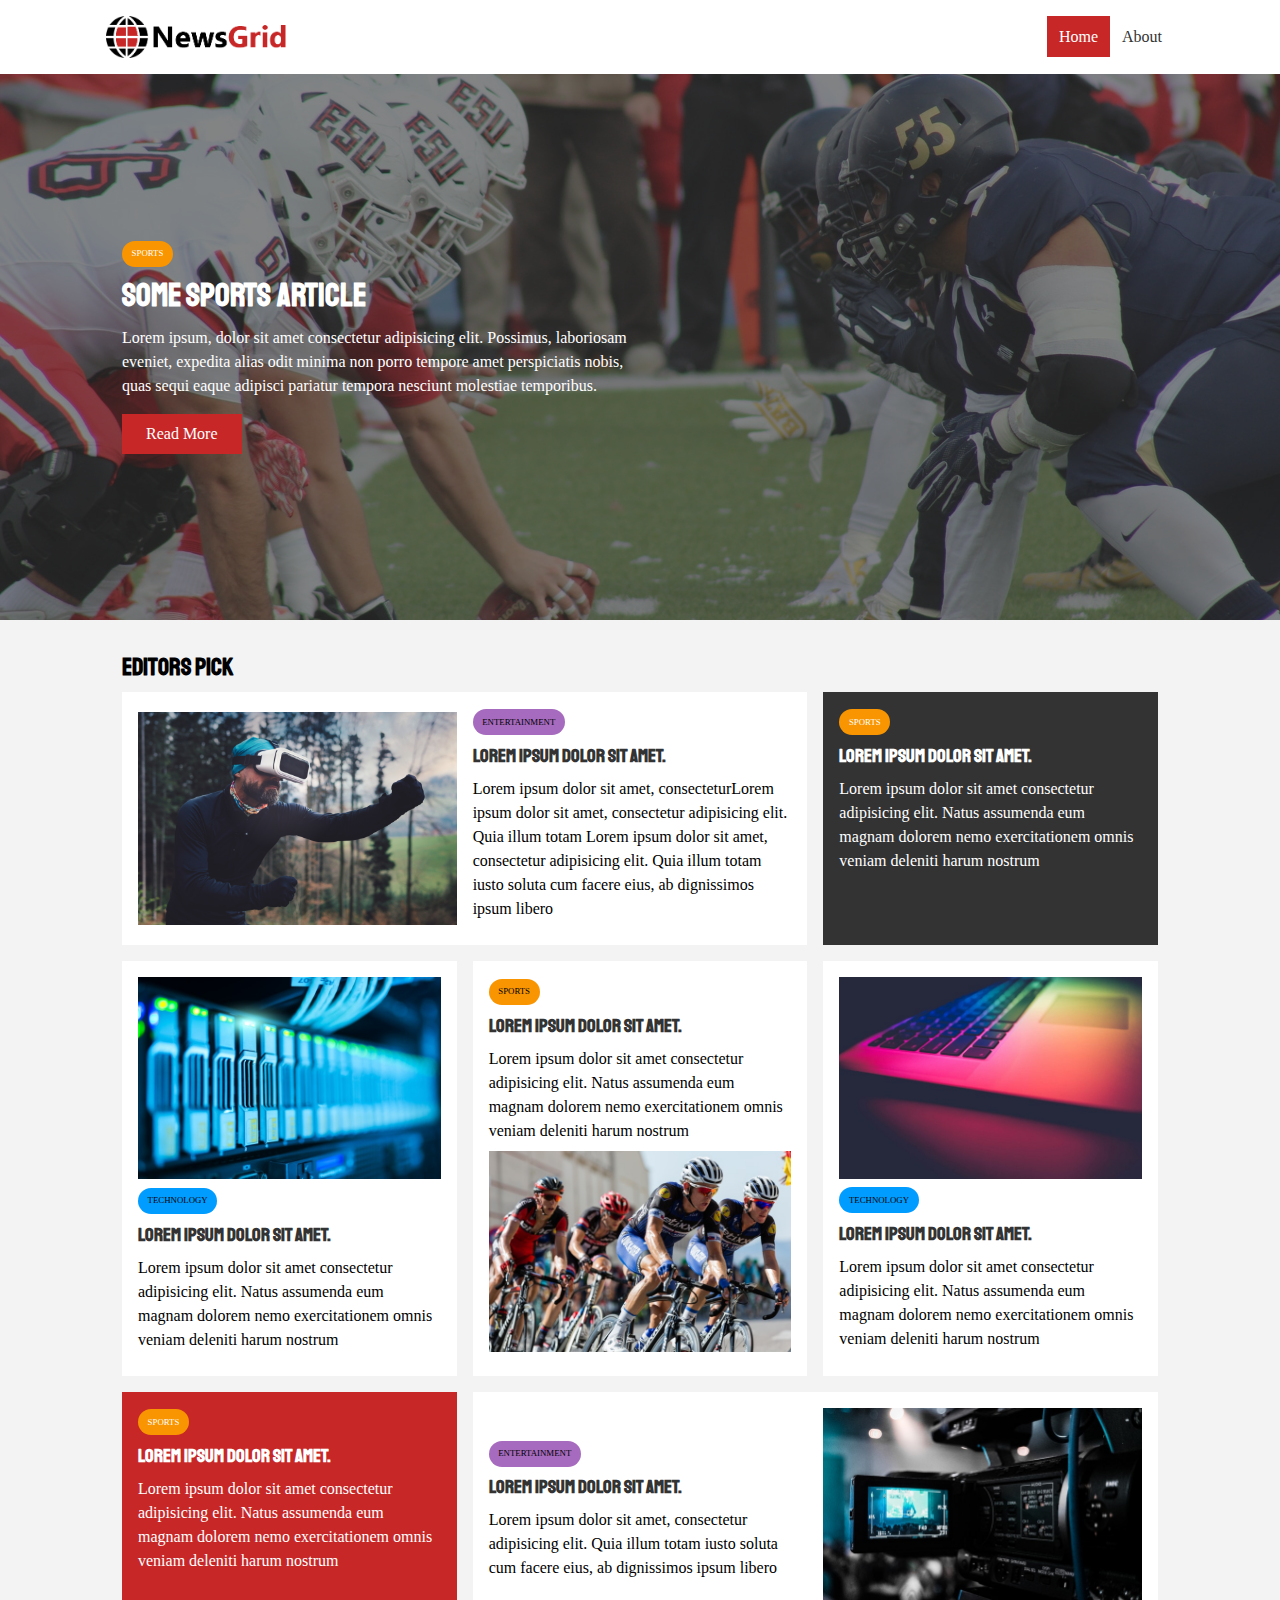
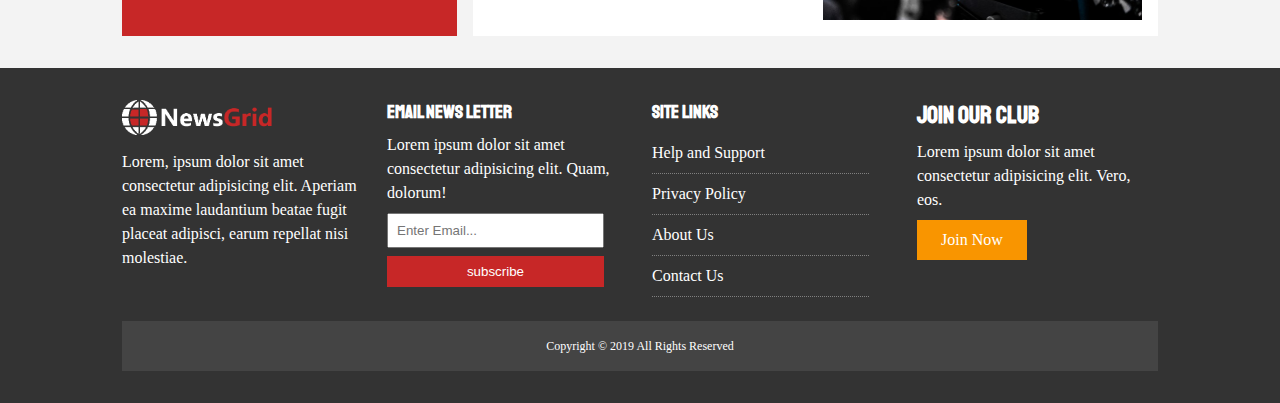
<file: index.html>
<!DOCTYPE html>
<html lang="en">
<head>
  <meta charset="UTF-8">
  <meta http-equiv="X-UA-Compatible" content="IE=edge">
  <meta name="viewport" content="width=device-width, initial-scale=1.0">
  <link rel="stylesheet" href="https://cdnjs.cloudflare.com/ajax/libs/font-awesome/5.15.2/css/all.min.css" integrity="sha512-HK5fgLBL+xu6dm/Ii3z4xhlSUyZgTT9tuc/hSrtw6uzJOvgRr2a9jyxxT1ely+B+xFAmJKVSTbpM/CuL7qxO8w==" crossorigin="anonymous" />
  <link rel="preconnect" href="https://fonts.gstatic.com">
  <link href="https://fonts.googleapis.com/css2?family=Lato:wght@100&family=Staatliches&display=swap" rel="stylesheet">
  <link rel="stylesheet" href="css/style.css">
  <link rel="stylesheet" media="screen and (max-width:768px)" href="css/mobile.css">
  <link rel="shortcut icon" type="image/x-icon" href="favicon.ico">
  <title>News Grid | Latest News </title>
</head>
<body>
  <nav id="main-nav">
    <div class="container">
      <img src="/img/logo.png" alt="News Grid" class="logo">
      <div class="social">
        <a href="http://facebook.com" target="_blank"> <i class="fab fa-facebook fa-2x"></i></a>
        <a href="http://twitter.com" target="_blank"> <i class="fab fa-twitter fa-2x"></i></a>
        <a href="http://instagram.com" target="_blank"> <i class="fab fa-instagram fa-2x"></i></a>
        <a href="http://youtube.com" target="_blank"> <i class="fab fa-youtube fa-2x"></i></a>
      </div>
      <ul>
        <li><a class="current" href="index.html"> Home </a></li>
          <li><a  href="about.html"> About </a> </li>
      </ul>
    </div>
  </nav>
  <!--Showcase-->
  <header id="showcase">
    <div class="container">
      <div class="showcase-container">
        <div class="showcase-content">
          <div class="category category-sports">Sports</div>
          <h1>Some Sports Article</h1>
          <p>Lorem ipsum, dolor sit amet consectetur adipisicing elit. Possimus, laboriosam eveniet, expedita alias odit minima non porro tempore amet perspiciatis nobis, quas sequi eaque adipisci pariatur tempora nesciunt molestiae temporibus.</p>
          <a href="article.html" class="btn btn-primary"> Read More</a>
        </div>
      </div>
    </div>
  </header>
  <!--Home Articles-->
  <section id="home-articles" class="py-2">
    <div class="container">
    <h2>Editors Pick</h2>
    <div class="article-container">
      <article class="card">
        <img src="/img/articles/ent1.jpg" alt="">
        <div>
        <div class="category category-ent">Entertainment</div>
        <h3>
          <a href="article.html">Lorem ipsum dolor sit amet.</a>
        </h3>
        <p>Lorem ipsum dolor sit amet, consecteturLorem ipsum dolor sit amet, consectetur adipisicing elit. Quia illum totam Lorem ipsum dolor sit amet, consectetur adipisicing elit. Quia illum totam iusto soluta cum facere eius, ab dignissimos ipsum libero</p>
      </div>
      </article>
      <article class="card bg-dark">
        <div class="category category-sports">Sports</div>
        <h3>
          <a href="article.html">Lorem ipsum dolor sit amet.</a>
        </h3>
        <p>Lorem ipsum dolor sit amet consectetur adipisicing elit. Natus assumenda eum magnam dolorem nemo exercitationem omnis veniam deleniti harum nostrum</p>
      </article>
      <article class="card">
        <img src="/img/articles/tech1.jpg" alt="">
        <div class="category category-tech">Technology</div>
        <h3>
          <a href="article.html">Lorem ipsum dolor sit amet.</a>
        </h3>
        <p>Lorem ipsum dolor sit amet consectetur adipisicing elit. Natus assumenda eum magnam dolorem nemo exercitationem omnis veniam deleniti harum nostrum</p>
      </article>
      <article class="card">
        <div class="category category-sports">Sports</div>
        <h3>
          <a href="article.html">Lorem ipsum dolor sit amet.</a>
        </h3>
        <p>Lorem ipsum dolor sit amet consectetur adipisicing elit. Natus assumenda eum magnam dolorem nemo exercitationem omnis veniam deleniti harum nostrum</p>
        <img src="/img/articles/sports1.jpg" alt="">
      </article>
      <article class="card">
        <img src="/img/articles/tech2.jpg" alt="">
        <div class="category category-tech">Technology</div>
        <h3>
          <a href="article.html">Lorem ipsum dolor sit amet.</a>
        </h3>
        <p>Lorem ipsum dolor sit amet consectetur adipisicing elit. Natus assumenda eum magnam dolorem nemo exercitationem omnis veniam deleniti harum nostrum</p>
      </article>
      <article class="card bg-primary">
        <div class="category category-sports">Sports</div>
        <h3>
          <a href="article.html">Lorem ipsum dolor sit amet.</a>
        </h3>
        <p>Lorem ipsum dolor sit amet consectetur adipisicing elit. Natus assumenda eum magnam dolorem nemo exercitationem omnis veniam deleniti harum nostrum</p>
      </article>
      <article class="card">
        <div>
        <div class="category category-ent">Entertainment</div>
        <h3>
          <a href="article.html">Lorem ipsum dolor sit amet.</a>
        </h3>
        <p>Lorem ipsum dolor sit amet, consectetur adipisicing elit. Quia illum totam iusto soluta cum facere eius, ab dignissimos ipsum libero</p>
      </div>
      <img src="/img/articles/ent2.jpg" alt="">  
    </article>
    </div>
  </div>
  </section>
  <!--Footer-->
  <footer id="main-footer" class="py-2">
    <div class="container footer-container">
      <div>
        <img src="/img/logo_light.png" alt="News Grid">
        <p>Lorem, ipsum dolor sit amet consectetur adipisicing elit. Aperiam ea maxime laudantium beatae fugit placeat adipisci, earum repellat nisi molestiae.</p>
      </div>
    <div>
      <h3>Email News Letter </h3>
      <p>Lorem ipsum dolor sit amet consectetur adipisicing elit. Quam, dolorum!</p>
      <form name ="contact" method="POST" data-netlify="true">
        <input type="email" name="email" placeholder="Enter Email...">
        <input type="submit" value="subscribe" class="btn btn-primary">
      </form>
    </div>
    <div>
      <h3>Site Links</h3>
      <ul class="lists">
        <li><a href="#">Help and Support</a></li>
        <li><a href="#">Privacy Policy</a></li>
        <li><a href="#">About Us</a></li>
        <li><a href="#">Contact Us</a></li>
      </ul>
    </div>
    <div> 
      <h2>Join Our Club</h2>
      <p>Lorem ipsum dolor sit amet consectetur adipisicing elit. Vero, eos.</p>
      <a href="#" class="btn btn-secondary">Join Now </a>
    </div>
    <div>
      <p> Copyright &copy; 2019 All Rights Reserved</p>
    </div>
  </div>
  </footer>
</body>
</html>
</file>
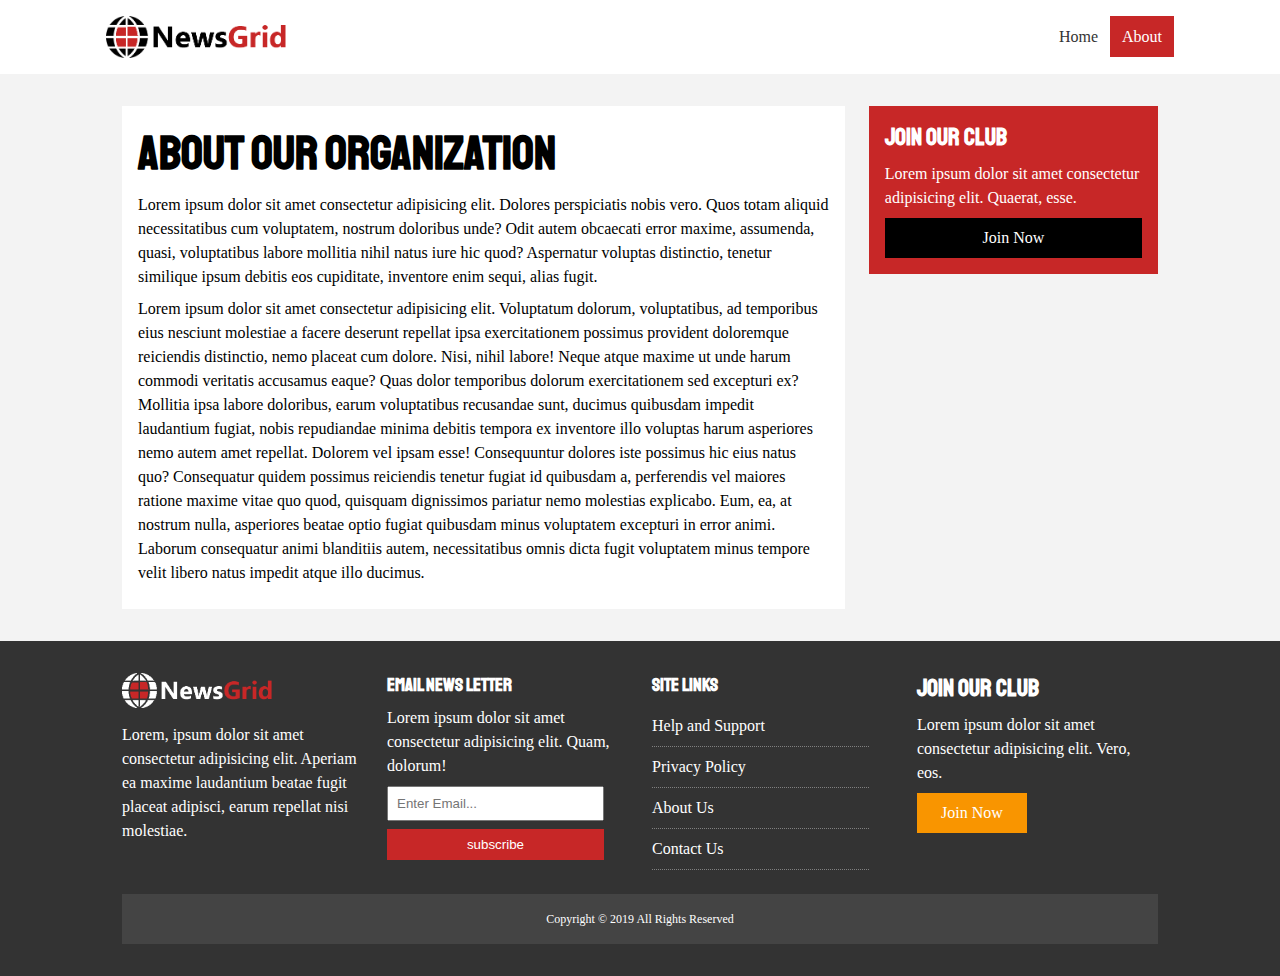
<file: about.html>
<!DOCTYPE html>
<html lang="en">
<head>
  <meta charset="UTF-8">
  <meta http-equiv="X-UA-Compatible" content="IE=edge">
  <meta name="viewport" content="width=device-width, initial-scale=1.0">
  <link rel="stylesheet" href="https://cdnjs.cloudflare.com/ajax/libs/font-awesome/5.15.2/css/all.min.css" integrity="sha512-HK5fgLBL+xu6dm/Ii3z4xhlSUyZgTT9tuc/hSrtw6uzJOvgRr2a9jyxxT1ely+B+xFAmJKVSTbpM/CuL7qxO8w==" crossorigin="anonymous" />
  <link rel="preconnect" href="https://fonts.gstatic.com">
  <link href="https://fonts.googleapis.com/css2?family=Lato:wght@100&family=Staatliches&display=swap" rel="stylesheet">
  <link rel="stylesheet" href="css/style.css">
  <link rel="stylesheet" media="screen and (max-width:768px)" href="css/mobile.css">
  <link rel="shortcut icon" type="image/x-icon" href="favicon.ico">
  <title>News Grid | About </title>
</head>
<body>
  <nav id="main-nav">
    <div class="container">
      <img src="/img/logo.png" alt="News Grid" class="logo">
      <div class="social">
        <a href="http://facebook.com" target="_blank"> <i class="fab fa-facebook fa-2x"></i></a>
        <a href="http://twitter.com" target="_blank"> <i class="fab fa-twitter fa-2x"></i></a>
        <a href="http://instagram.com" target="_blank"> <i class="fab fa-instagram fa-2x"></i></a>
        <a href="http://youtube.com" target="_blank"> <i class="fab fa-youtube fa-2x"></i></a>
      </div>
      <ul>
        <li><a  href="index.html"> Home </a></li>
          <li><a class="current" href="about.html"> About </a> </li>
      </ul>
    </div>
  </nav>
    <!--About-->
    <section id="about">
      <div class="container">
        <div class="page-container">
          <article class="card">
            <h1 class="l-heading">About our Organization </h1>
            <p>Lorem ipsum dolor sit amet consectetur adipisicing elit. Dolores perspiciatis nobis vero. Quos totam aliquid necessitatibus cum voluptatem, nostrum doloribus unde? Odit autem obcaecati error maxime, assumenda, quasi, voluptatibus labore mollitia nihil natus iure hic quod? Aspernatur voluptas distinctio, tenetur similique ipsum debitis eos cupiditate, inventore enim sequi, alias fugit.</p>
            <p>Lorem ipsum dolor sit amet consectetur adipisicing elit. Voluptatum dolorum, voluptatibus, ad temporibus eius nesciunt molestiae a facere deserunt repellat ipsa exercitationem possimus provident doloremque reiciendis distinctio, nemo placeat cum dolore. Nisi, nihil labore! Neque atque maxime ut unde harum commodi veritatis accusamus eaque? Quas dolor temporibus dolorum exercitationem sed excepturi ex? Mollitia ipsa labore doloribus, earum voluptatibus recusandae sunt, ducimus quibusdam impedit laudantium fugiat, nobis repudiandae minima debitis tempora ex inventore illo voluptas harum asperiores nemo autem amet repellat. Dolorem vel ipsam esse! Consequuntur dolores iste possimus hic eius natus quo? Consequatur quidem possimus reiciendis tenetur fugiat id quibusdam a, perferendis vel maiores ratione maxime vitae quo quod, quisquam dignissimos pariatur nemo molestias explicabo. Eum, ea, at nostrum nulla, asperiores beatae optio fugiat quibusdam minus voluptatem excepturi in error animi. Laborum consequatur animi blanditiis autem, necessitatibus omnis dicta fugit voluptatem minus tempore velit libero natus impedit atque illo ducimus.</p>
          </article>
          <aside class="card bg-primary">
            <h2>Join Our Club</h2>
            <p>Lorem ipsum dolor sit amet consectetur adipisicing elit. Quaerat, esse.</p>
            <a href="#" class="btn btn-dark btn-block">Join Now </a>
          </aside>
        </div>
      </div>
    </section>
 
  <!--Footer-->
  <footer id="main-footer" class="py-2">
    <div class="container footer-container">
      <div>
        <img src="/img/logo_light.png" alt="News Grid">
        <p>Lorem, ipsum dolor sit amet consectetur adipisicing elit. Aperiam ea maxime laudantium beatae fugit placeat adipisci, earum repellat nisi molestiae.</p>
      </div>
    <div>
      <h3>Email News Letter </h3>
      <p>Lorem ipsum dolor sit amet consectetur adipisicing elit. Quam, dolorum!</p>
      <form name ="contact" method="POST" data-netlify="true">
        <input type="email" name="email" placeholder="Enter Email...">
        <input type="submit" value="subscribe" class="btn btn-primary">
      </form>
    </div>
    <div>
      <h3>Site Links</h3>
      <ul class="lists">
        <li><a href="#">Help and Support</a></li>
        <li><a href="#">Privacy Policy</a></li>
        <li><a href="#">About Us</a></li>
        <li><a href="#">Contact Us</a></li>
      </ul>
    </div>
    <div> 
      <h2>Join Our Club</h2>
      <p>Lorem ipsum dolor sit amet consectetur adipisicing elit. Vero, eos.</p>
      <a href="#" class="btn btn-secondary">Join Now </a>
    </div>
    <div>
      <p> Copyright &copy; 2019 All Rights Reserved</p>
    </div>
  </div>
  </footer>
</body>
</html>
</file>
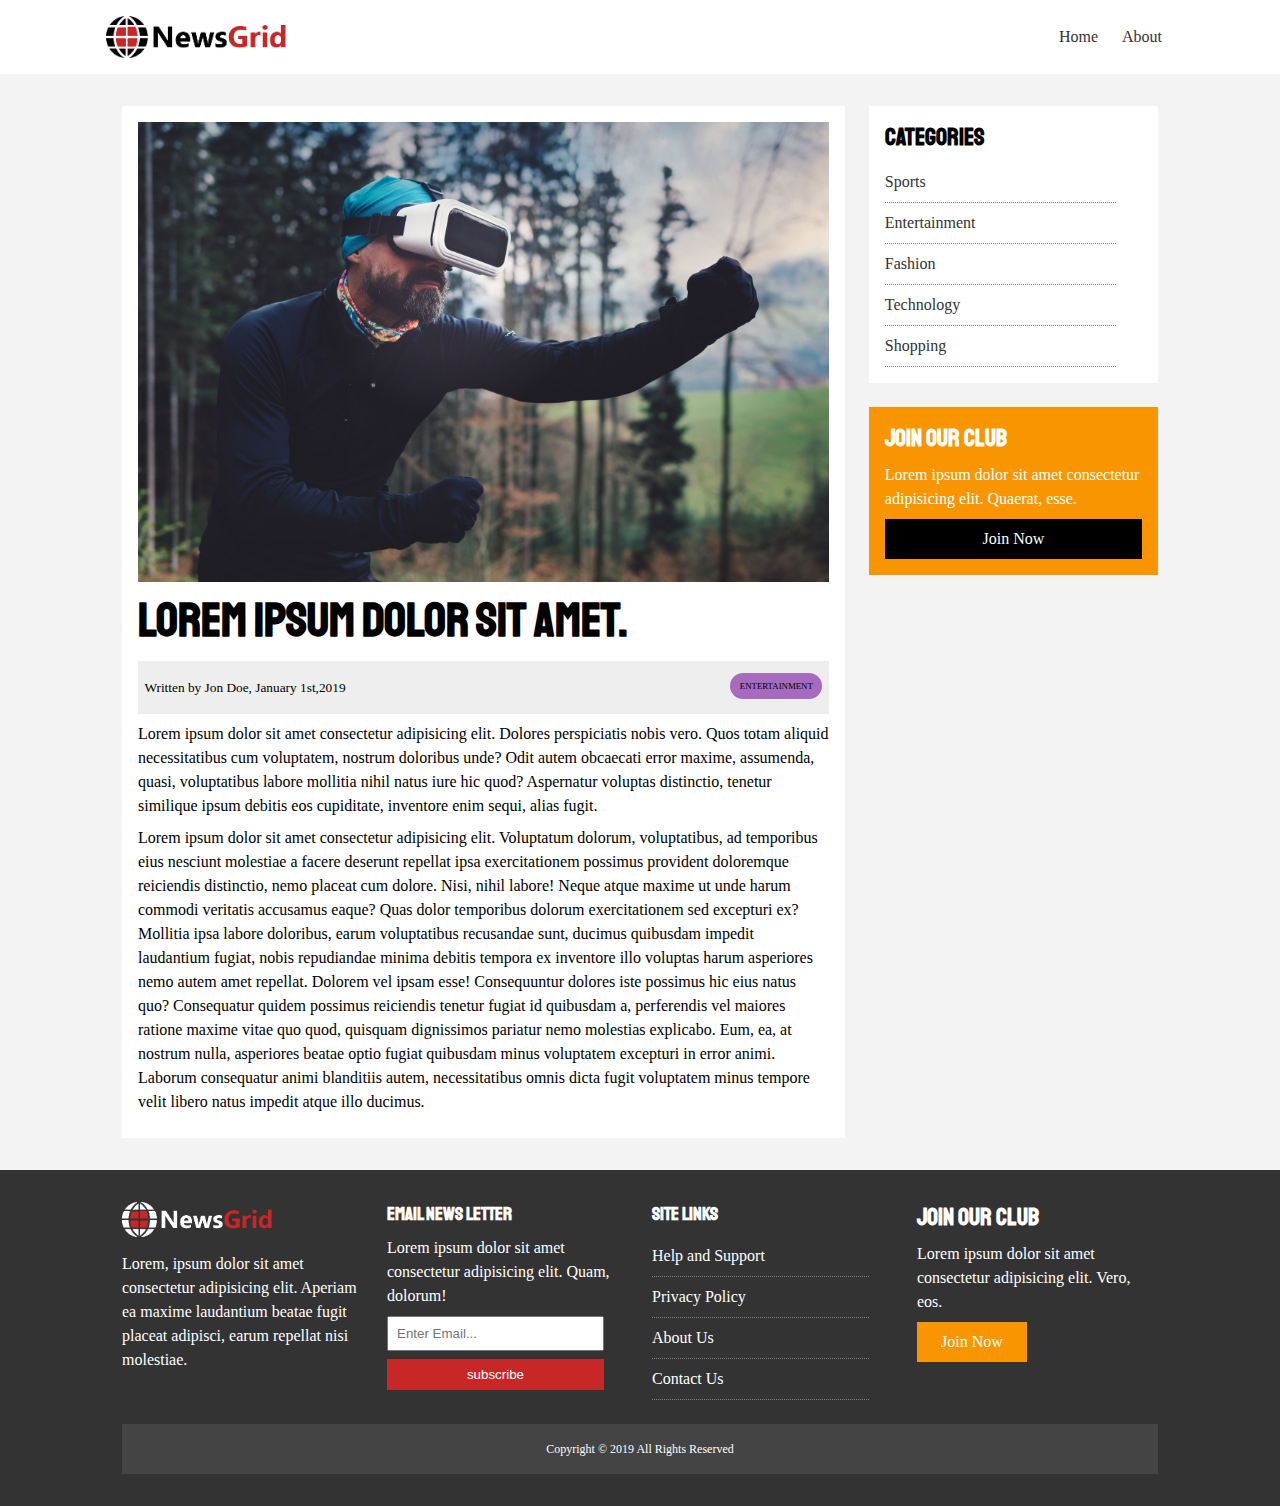
<file: article.html>
<!DOCTYPE html>
<html lang="en">
<head>
  <meta charset="UTF-8">
  <meta http-equiv="X-UA-Compatible" content="IE=edge">
  <meta name="viewport" content="width=device-width, initial-scale=1.0">
  <link rel="stylesheet" href="https://cdnjs.cloudflare.com/ajax/libs/font-awesome/5.15.2/css/all.min.css" integrity="sha512-HK5fgLBL+xu6dm/Ii3z4xhlSUyZgTT9tuc/hSrtw6uzJOvgRr2a9jyxxT1ely+B+xFAmJKVSTbpM/CuL7qxO8w==" crossorigin="anonymous" />
  <link rel="preconnect" href="https://fonts.gstatic.com">
  <link href="https://fonts.googleapis.com/css2?family=Lato:wght@100&family=Staatliches&display=swap" rel="stylesheet">
  <link rel="stylesheet" href="css/style.css">
  <link rel="stylesheet" media="screen and (max-width:768px)" href="css/mobile.css">
  <link rel="shortcut icon" type="image/x-icon" href="favicon.ico">
  <title>News Grid | Article </title>
</head>
<body>
  <nav id="main-nav">
    <div class="container">
      <img src="/img/logo.png" alt="News Grid" class="logo">
      <div class="social">
        <a href="http://facebook.com" target="_blank"> <i class="fab fa-facebook fa-2x"></i></a>
        <a href="http://twitter.com" target="_blank"> <i class="fab fa-twitter fa-2x"></i></a>
        <a href="http://instagram.com" target="_blank"> <i class="fab fa-instagram fa-2x"></i></a>
        <a href="http://youtube.com" target="_blank"> <i class="fab fa-youtube fa-2x"></i></a>
      </div>
      <ul>
        <li><a  href="index.html"> Home </a></li>
          <li><a href="about.html"> About </a> </li>
      </ul>
    </div>
  </nav>
    <!--Article-->
    <section id="article">
      <div class="container">
        <div class="page-container">
          <article class="card">
            <img src="/img/articles/ent1.jpg" alt="">
            <h1 class="l-heading">Lorem ipsum dolor sit amet. </h1>
            <div class="meta">
              <small>
                <i class="fas fa-user"></i> Written by Jon Doe, January 1st,2019
              </small>
              <div class="category category-ent">Entertainment</div>
            </div>
            <p>Lorem ipsum dolor sit amet consectetur adipisicing elit. Dolores perspiciatis nobis vero. Quos totam aliquid necessitatibus cum voluptatem, nostrum doloribus unde? Odit autem obcaecati error maxime, assumenda, quasi, voluptatibus labore mollitia nihil natus iure hic quod? Aspernatur voluptas distinctio, tenetur similique ipsum debitis eos cupiditate, inventore enim sequi, alias fugit.</p>
            <p>Lorem ipsum dolor sit amet consectetur adipisicing elit. Voluptatum dolorum, voluptatibus, ad temporibus eius nesciunt molestiae a facere deserunt repellat ipsa exercitationem possimus provident doloremque reiciendis distinctio, nemo placeat cum dolore. Nisi, nihil labore! Neque atque maxime ut unde harum commodi veritatis accusamus eaque? Quas dolor temporibus dolorum exercitationem sed excepturi ex? Mollitia ipsa labore doloribus, earum voluptatibus recusandae sunt, ducimus quibusdam impedit laudantium fugiat, nobis repudiandae minima debitis tempora ex inventore illo voluptas harum asperiores nemo autem amet repellat. Dolorem vel ipsam esse! Consequuntur dolores iste possimus hic eius natus quo? Consequatur quidem possimus reiciendis tenetur fugiat id quibusdam a, perferendis vel maiores ratione maxime vitae quo quod, quisquam dignissimos pariatur nemo molestias explicabo. Eum, ea, at nostrum nulla, asperiores beatae optio fugiat quibusdam minus voluptatem excepturi in error animi. Laborum consequatur animi blanditiis autem, necessitatibus omnis dicta fugit voluptatem minus tempore velit libero natus impedit atque illo ducimus.</p>
          </article>
          <aside id="categories" class="card">
            <h2>Categories</h2>
            <ul class="lists">
              <li><a href=""><i class="fas fa-chevron-right"> </i>
              Sports </a></li>
              <li><a href=""><i class="fas fa-chevron-right"> </i>
                Entertainment </a></li>
                <li><a href=""><i class="fas fa-chevron-right"> </i>
                  Fashion </a></li>
                  <li><a href=""><i class="fas fa-chevron-right"> </i>
                    Technology </a></li>
                    <li><a href=""><i class="fas fa-chevron-right"> </i>
                      Shopping </a></li>
            </ul>
          </aside>
          <aside class="card bg-secondary">
            <h2>Join Our Club</h2>
            <p>Lorem ipsum dolor sit amet consectetur adipisicing elit. Quaerat, esse.</p>
            <a href="#" class="btn btn-dark btn-block">Join Now </a>
          </aside>
        </div>
      </div>
    </section>
 
  <!--Footer-->
  <footer id="main-footer" class="py-2">
    <div class="container footer-container">
      <div>
        <img src="/img/logo_light.png" alt="News Grid">
        <p>Lorem, ipsum dolor sit amet consectetur adipisicing elit. Aperiam ea maxime laudantium beatae fugit placeat adipisci, earum repellat nisi molestiae.</p>
      </div>
    <div>
      <h3>Email News Letter </h3>
      <p>Lorem ipsum dolor sit amet consectetur adipisicing elit. Quam, dolorum!</p>
      <form name ="contact" method="POST" data-netlify="true">
        <input type="email" name="email" placeholder="Enter Email...">
        <input type="submit" value="subscribe" class="btn btn-primary">
      </form>
    </div>
    <div>
      <h3>Site Links</h3>
      <ul class="lists">
        <li><a href="#">Help and Support</a></li>
        <li><a href="#">Privacy Policy</a></li>
        <li><a href="#">About Us</a></li>
        <li><a href="#">Contact Us</a></li>
      </ul>
    </div>
    <div> 
      <h2>Join Our Club</h2>
      <p>Lorem ipsum dolor sit amet consectetur adipisicing elit. Vero, eos.</p>
      <a href="#" class="btn btn-secondary">Join Now </a>
    </div>
    <div>
      <p> Copyright &copy; 2019 All Rights Reserved</p>
    </div>
  </div>
  </footer>
</body>
</html>
</file>
<file: css/style.css>
:root {
  --primary-color: #c72727;
  --secondary-color: #f99500;
  --light-color: #f3f3f3;
  --dark-color: #333;
  --max-width: 1100px;
}

.category {
  --sports-color: #f99500;
  --ent-color: #a66bbe;
  --tech-color: #009cff;

}

* {
  margin: 0;
  padding: 0;
  box-sizing: border-box;
}

body {
  font-family: "Lato"sans-serif;
  background: var(--light-color);
  line-height: 1.5;

}

a {
  color: #333;
  text-decoration: none;
}

p {
  margin: 0.5rem 0rem;
}

ul {
  list-style: none;
}

h1,
h2,
h3,
h4,
h5 {
  font-family: "Staatliches", cursive;
  margin-bottom: 0.55rem;
  line-height: 1.3;

}

img {
  width: 100%;
}

/* utility */
.container {
  max-width: var(--max-width);
  padding: 0 2rem;
  margin: auto;
  overflow: hidden;

}

.category {
  display: inline-block;
  text-transform: uppercase;
  font-size: 00.55rem;
  padding: 0.4rem 0.6rem;
  border-radius: 15px;
  margin-bottom: 0.55rem;
}

.category-sports {
  background: var(--sports-color)
}

.category-ent {
  background: var(--ent-color)
}

.category-tech {
  background: var(--tech-color)
}

.btn {
  display: inline-block;
  color: white;
  border: none;
  background: black;
  padding: 0.5rem 1.5rem;
}

.btn-light {
  background: var(--light-color)
}

.btn-primary {
  background: var(--primary-color)
}

.btn-secondary {
  background: var(--secondary-color)
}

.btn-block {
  display: block;
  width: 100%;
  text-align: center;

}

.btn:hover {
  opacity: 0.9;
}

.card {
  background: white;
  padding: 1rem;
}

.bg-dark {
  background: var(--dark-color);
  color: white;
}

.bg-primary {
  background: var(--primary-color);
  color: white;
}

.bg-secondary {
  background: var(--secondary-color);
  color: white;
}

.bg-dark h1,
.bg-dark h2,
.bg-dark h3,
.bg-dark a,
.bg-primary h1,
.bg-primary h2,
.bg-primary h3,
.bg-primary a,
.bg-secondary h1,
.bg-secondary h2,
.bg-secondary h3,
.bg-secondary a {
  color: white;
}


.py-1 {
  padding: 1.5rem 0;
}

.py-2 {
  padding: 2rem 0;
}

.py-3 {
  padding: 3rem 0;
}

.p-1 {
  padding: 1.5rem;
}

.p-2 {
  padding: 2rem;
}

.p-3 {
  padding: 3rem;
}

.lists li {
  padding: 0.5rem 0;
  border-bottom: 1px dotted grey;
  width: 90%;
}

.lists li a:hover {
  color: var(--primary-color) !important;
}


#main-nav {
  background: white;
  position: sticky;
  top: 0;
  z-index: 2;
}

#main-nav .container {
  display: grid;
  grid-template-columns: 6fr 3fr 2fr;
  padding: 1rem;
  align-items: center;
}

#main-nav .logo {
  width: 180px;
}

#main-nav ul {
  justify-self: end;
  display: flex;
}

#main-nav ul li a {
  padding: 0.75rem;
}

#main-nav ul li a.current {
  background: var(--primary-color);
  color: white;
}

#main-nav ul li a:hover {
  background: var(--light-color);
  color: #333;
}

#main-nav .social {
  justify-self: center;
}

#main-nav .social i {
  color: #777;
  margin-right: 0.5rem;

}

/* Showcase */
#showcase {
  background: #333;
  color: white;
  padding: 3rem;
  position: relative;
}

#showcase:before {
  content: '';
  background: url('../img/featured.jpg') no-repeat center center/cover;
  position: absolute;
  width: 100%;
  height: 100%;
  opacity: 0.4;
  top: 0;
  left: 0;

}

#showcase .showcase-container {
  display: grid;
  grid-template-columns: repeat(2, 1fr);
  justify-content: center;
  align-items: center;
  height: 50vh;
}

#showcase .showcase-content {
  z-index: 1;
}

#showcase .showcase-content p {
  margin-bottom: 1rem;
}

/* Home Articles */

#home-articles .article-container {
  display: grid;
  grid-template-columns: repeat(3, 1fr);
  grid-gap: 1rem;
}

#home-articles .article-container>*:first-child,
#home-articles .article-container>*:last-child {
  display: grid;
  grid-template-columns: repeat(2, 1fr);
  grid-gap: 1rem;
  align-items: center;
  grid-column: 1/span 2;
}

#home-articles .article-container>*:last-child {
  grid-column: 2/span 2;
}

/* Footer */
#main-footer {
  background: var(--dark-color);
  color: white;
}

#main-footer img {
  width: 150px;
}

#main-footer a {
  color: white;
}

#main-footer .footer-container {
  display: grid;
  grid-template-columns: repeat(4, 1fr);
  grid-gap: 1.5rem;
}

#main-footer .footer-container>*:last-child {
  background: #444;
  grid-column: 1/span 4;
  text-align: center;
  padding: 0.5rem;
  font-size: 00.75rem;
}

#main-footer .footer-container input[type='email'] {
  width: 90%;
  padding: 0.5rem;
  margin-bottom: 0.5rem;
}

#main-footer .footer-container input[type='submit'] {
  width: 90%;
}

/* Inner Pages */
.page-container {
  display: grid;
  grid-template-columns: 5fr 2fr;
  margin: 2rem 0;
  grid-gap: 1.5rem;
}

.page-container>*:first-child {
  grid-row: 1/span 3;
}

.l-heading {
  font-size: 3rem;
}

/* Article Pages */
#article .meta {
  display: flex;
  justify-content: space-between;
  background: #eee;
  align-items: center;
  padding: 0.4rem;
}

#article .meta .category {
  margin-top: 00.4rem;
}
</file>
<file: css/mobile.css>
#main-nav .social {
  display: none;
}

#main-nav .container {
  grid-template-columns: 1fr;
  grid-gap: 1.2rem;
}

#main-nav ul,
#main-nav .logo {
  justify-self: center;
}

#home-articles .article-container {
  grid-template-columns: repeat(2, 1fr);
}

#home-articles .article-container>*:first-child,
#home-articles .article-container>*:last-child {
  grid-template-columns: 1fr;
  grid-column: 1;
}

@media (max-width:600px) {

  /* Stack Grid Items */
  #showcase .showcase-container,
  #home-articles .article-container,
  #main-footer .footer-container {
    grid-template-columns: 1fr;
  }

  #main-footer .footer-container>*:last-child {
    grid-column: 1;
  }

  #main-footer .footer-container>*:first-child,
  #main-footer .footer-container>*:nth-child(2) {
    border-bottom: 1px dotted grey;
    padding-bottom: 1rem;
  }

  .page-container {
    grid-template-columns: 1fr;
  }

  .page-container>*:first-child {
    grid-row: 1;
  }

  .l-heading {
    font-size: 2rem;
  }
}
</file>
